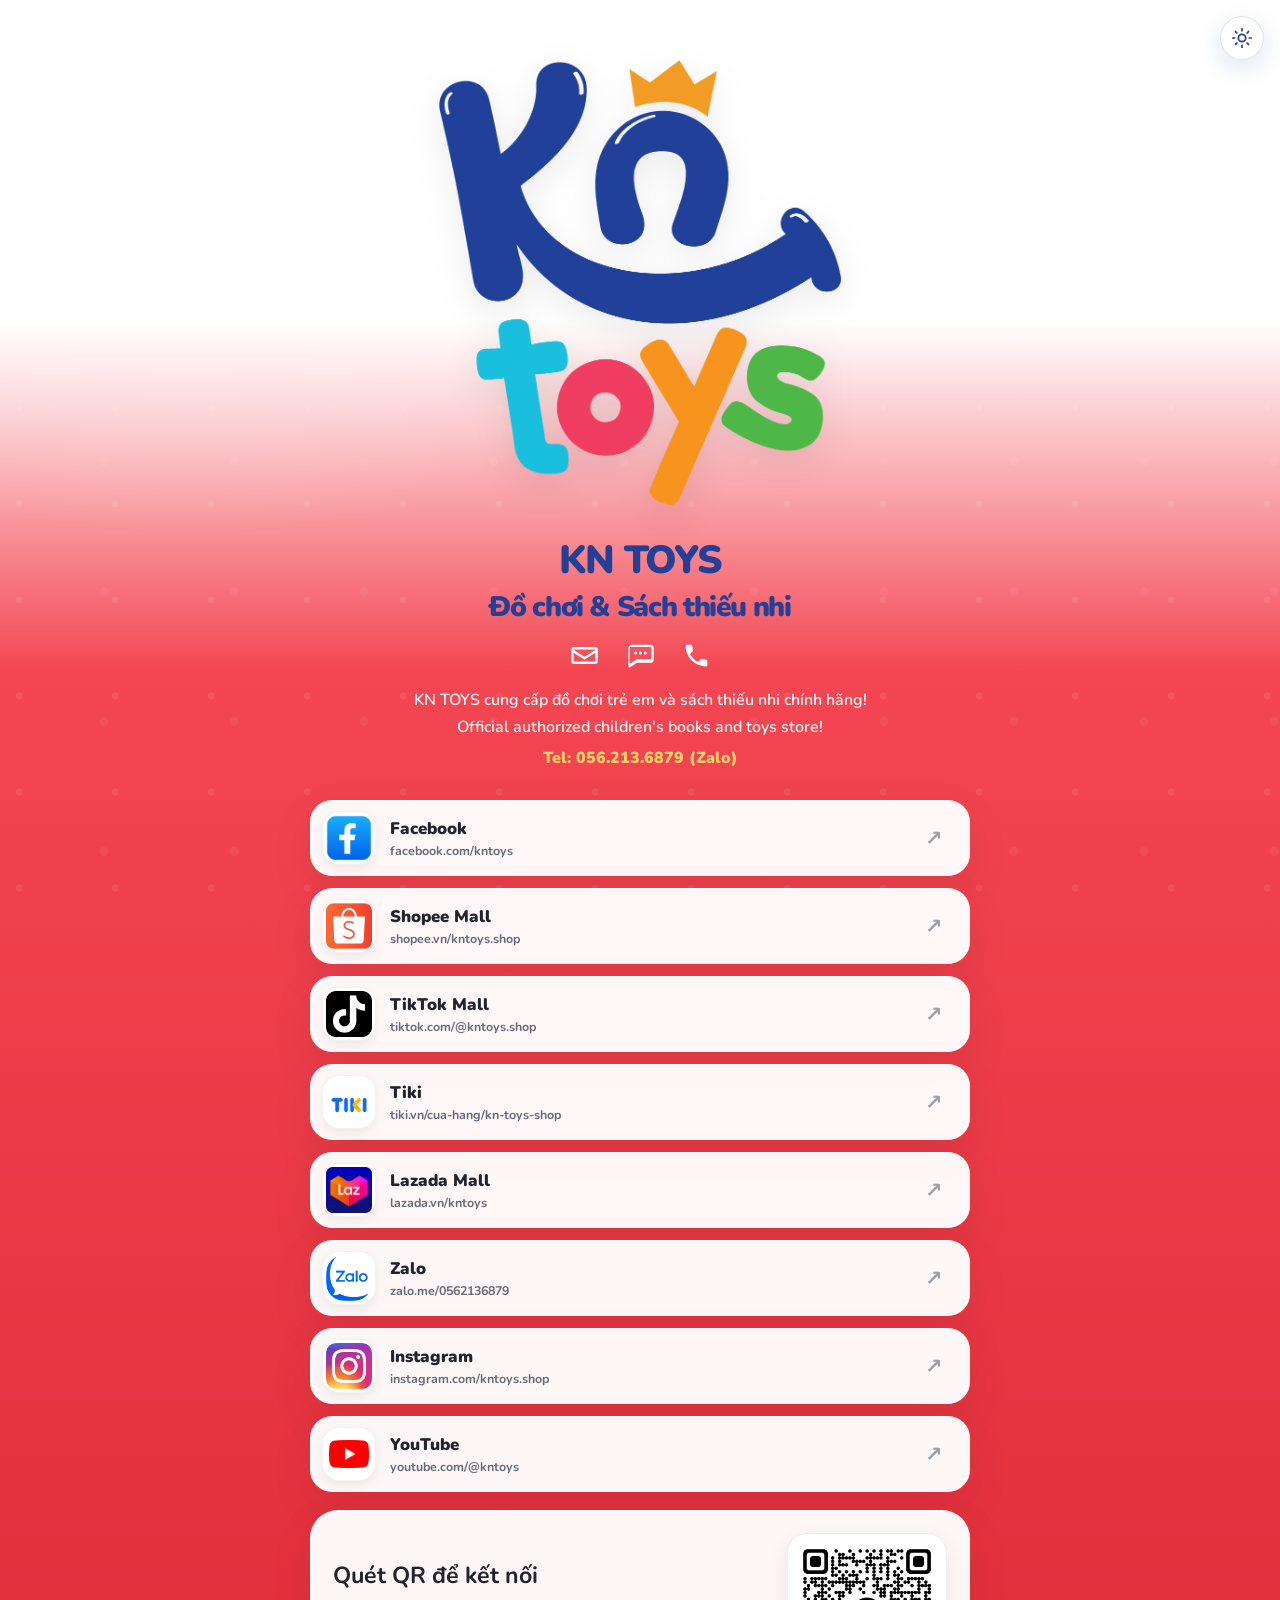
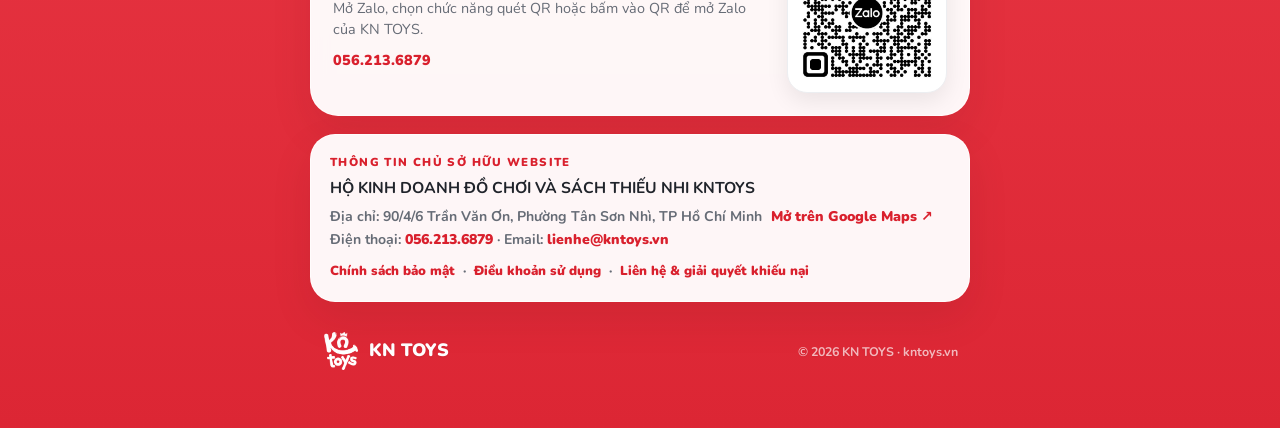
<file: index.html>
<!DOCTYPE html>
<html lang="vi">
<head>
  <meta charset="UTF-8">
  <meta name="viewport" content="width=device-width, initial-scale=1.0">

  <title>KN TOYS - Đồ chơi &amp; Sách thiếu nhi</title>

  <meta name="description" content="KN TOYS cung cấp đồ chơi trẻ em và sách thiếu nhi chính hãng. Official authorized children's books and toys store.">
  <meta name="theme-color" content="#ef3340" id="theme-color-meta">

  <script>
    (function(){
      try {
        const saved = localStorage.getItem("kntoys-theme");
        const systemDark = window.matchMedia && window.matchMedia("(prefers-color-scheme: dark)").matches;
        document.documentElement.setAttribute("data-theme", saved || (systemDark ? "dark" : "light"));
      } catch(e) {
        document.documentElement.setAttribute("data-theme", "light");
      }
    })();
  </script>


  <link rel="canonical" href="https://kntoys.vn/">
  <link rel="icon" href="logo.png" type="image/png">

  <meta property="og:title" content="KN TOYS - Đồ chơi &amp; Sách thiếu nhi">
  <meta property="og:description" content="KN TOYS cung cấp đồ chơi trẻ em và sách thiếu nhi chính hãng! Official authorized children's books and toys store! Tel/Zalo: 056.213.6879">
  <meta property="og:type" content="website">
  <meta property="og:url" content="https://kntoys.vn/">
  <meta property="og:image" content="https://kntoys.vn/og-cover.jpg">
  <meta property="og:image:width" content="1200">
  <meta property="og:image:height" content="630">
  <meta property="og:image:alt" content="KN TOYS - Đồ chơi & Sách thiếu nhi">

  <meta name="twitter:card" content="summary_large_image">
  <meta name="twitter:title" content="KN TOYS - Đồ chơi &amp; Sách thiếu nhi">
  <meta name="twitter:description" content="KN TOYS cung cấp đồ chơi trẻ em và sách thiếu nhi chính hãng!">
  <meta name="twitter:image" content="https://kntoys.vn/og-cover.jpg">

  <link rel="preconnect" href="https://fonts.googleapis.com">
  <link rel="preconnect" href="https://fonts.gstatic.com" crossorigin>
  <link href="https://fonts.googleapis.com/css2?family=Nunito:wght@500;600;700;800;900&display=swap" rel="stylesheet">
  <link rel="stylesheet" href="style.css?v=19">

  <script type="application/ld+json">
{
  "@context": "https://schema.org",
  "@type": "Organization",
  "@id": "https://kntoys.vn/#organization",
  "name": "KN TOYS",
  "url": "https://kntoys.vn/",
  "logo": "https://kntoys.vn/logo.png",
  "image": "https://kntoys.vn/og-cover.jpg",
  "description": "KN TOYS cung cấp đồ chơi trẻ em và sách thiếu nhi chính hãng.",
  "email": "lienhe@kntoys.vn",
  "telephone": "+84-562-136-879",
  "address": {
    "@type": "PostalAddress",
    "streetAddress": "90/4/6 Trần Văn Ơn",
    "addressLocality": "Thành phố Hồ Chí Minh",
    "addressRegion": "TP.HCM",
    "addressCountry": "VN"
  },
  "sameAs": [
    "https://www.facebook.com/kntoys",
    "https://www.instagram.com/kntoys.shop/",
    "https://www.tiktok.com/@kntoys.shop",
    "https://www.youtube.com/@kntoys"
  ]
}
  </script>
</head>
<body>

  <button class="theme-toggle" id="theme-toggle" type="button" aria-label="Chuyển chế độ sáng/tối" title="Chuyển chế độ sáng/tối">
    <svg class="theme-icon theme-icon-sun" viewBox="0 0 24 24" aria-hidden="true">
      <circle cx="12" cy="12" r="4"></circle>
      <path d="M12 2v2M12 20v2M4.93 4.93l1.42 1.42M17.66 17.66l1.41 1.41M2 12h2M20 12h2M4.93 19.07l1.42-1.42M17.66 6.34l1.41-1.41"></path>
    </svg>
    <svg class="theme-icon theme-icon-moon" viewBox="0 0 24 24" aria-hidden="true">
      <path d="M21 12.79A9 9 0 1 1 11.21 3 7 7 0 0 0 21 12.79Z"></path>
    </svg>
  </button>

  <main class="page">
    <section class="hero">
      <div class="logo-wrap"><img src="logo.png" alt="KN TOYS"></div>
      <h1>
        KN TOYS<br>
        <span class="title-sub">Đồ chơi &amp; Sách thiếu nhi</span>
      </h1>

      <div class="hero-contact-actions" aria-label="Liên hệ nhanh">
        <a class="contact-action" href="mailto:lienhe@kntoys.vn" aria-label="Gửi email đến KN TOYS" title="Email">
          <svg viewBox="0 0 24 24" aria-hidden="true">
            <path d="M3 5h18a2 2 0 0 1 2 2v10a2 2 0 0 1-2 2H3a2 2 0 0 1-2-2V7a2 2 0 0 1 2-2Zm0 2v.4l9 5.6 9-5.6V7H3Zm18 10V9.8l-8.47 5.27a1 1 0 0 1-1.06 0L3 9.8V17h18Z"/>
          </svg>
        </a>
        <a class="contact-action" href="sms:0562136879" aria-label="Gửi tin nhắn đến KN TOYS" title="Tin nhắn">
          <svg viewBox="0 0 24 24" aria-hidden="true">
            <path d="M4 3h16a3 3 0 0 1 3 3v9a3 3 0 0 1-3 3H9l-5.6 3.73A1 1 0 0 1 2 20.9V6a3 3 0 0 1 2-3Zm0 2a1 1 0 0 0-1 1v13.03L8.1 15.6A2 2 0 0 1 9.2 15H20a1 1 0 0 0 1-1V6a1 1 0 0 0-1-1H4Z"/>
            <circle cx="8" cy="10" r="1.25"/><circle cx="12" cy="10" r="1.25"/><circle cx="16" cy="10" r="1.25"/>
          </svg>
        </a>
        <a class="contact-action" href="tel:0562136879" aria-label="Gọi KN TOYS" title="Gọi điện">
          <svg viewBox="0 0 24 24" aria-hidden="true">
            <path d="M6.62 10.79a15.47 15.47 0 0 0 6.59 6.59l2.2-2.2a1 1 0 0 1 1.02-.24c1.12.37 2.33.57 3.57.57a1 1 0 0 1 1 1V20a1 1 0 0 1-1 1C10.61 21 3 13.39 3 4a1 1 0 0 1 1-1h3.5a1 1 0 0 1 1 1c0 1.25.2 2.45.57 3.57a1 1 0 0 1-.25 1.02l-2.2 2.2Z"/>
          </svg>
        </a>
      </div>
      <p class="intro">KN TOYS cung cấp đồ chơi trẻ em và sách thiếu nhi chính hãng!<br>
      <span>Official authorized children's books and toys store!</span><br>
      <a href="https://zalo.me/0562136879" target="_blank" rel="noopener noreferrer">Tel: 056.213.6879 (Zalo)</a></p>
    </section>

    <section class="links" aria-label="Kênh bán hàng và mạng xã hội">
      <a class="link-card facebook" href="https://www.facebook.com/kntoys" target="_blank" rel="noopener noreferrer" aria-label="Facebook">
      <span class="brand-icon"><img src="icon-facebook.webp" alt="" aria-hidden="true"></span>
      <span class="link-text"><strong>Facebook</strong><small>facebook.com/kntoys</small></span>
      <span class="arrow">↗</span>
    </a>
<a class="link-card shopee" href="https://shopee.vn/kntoys.shop" target="_blank" rel="noopener noreferrer" aria-label="Shopee Mall">
      <span class="brand-icon"><img src="icon-shopee.png" alt="" aria-hidden="true"></span>
      <span class="link-text"><strong>Shopee Mall</strong><small>shopee.vn/kntoys.shop</small></span>
      <span class="arrow">↗</span>
    </a>
<a class="link-card tiktok" href="https://www.tiktok.com/@kntoys.shop" target="_blank" rel="noopener noreferrer" aria-label="TikTok Mall">
      <span class="brand-icon"><img src="icon-tiktok.webp" alt="" aria-hidden="true"></span>
      <span class="link-text"><strong>TikTok Mall</strong><small>tiktok.com/@kntoys.shop</small></span>
      <span class="arrow">↗</span>
    </a>
<a class="link-card tiki" href="https://tiki.vn/cua-hang/kn-toys-shop" target="_blank" rel="noopener noreferrer" aria-label="Tiki">
      <span class="brand-icon"><img src="icon-tiki.png" alt="" aria-hidden="true"></span>
      <span class="link-text"><strong>Tiki</strong><small>tiki.vn/cua-hang/kn-toys-shop</small></span>
      <span class="arrow">↗</span>
    </a>
<a class="link-card lazada" href="https://lazada.vn/kntoys" target="_blank" rel="noopener noreferrer" aria-label="Lazada Mall">
      <span class="brand-icon"><img src="icon-lazada.png" alt="" aria-hidden="true"></span>
      <span class="link-text"><strong>Lazada Mall</strong><small>lazada.vn/kntoys</small></span>
      <span class="arrow">↗</span>
    </a>
<a class="link-card zalo" href="https://zalo.me/0562136879" target="_blank" rel="noopener noreferrer" aria-label="Zalo">
      <span class="brand-icon"><img src="icon-zalo.webp" alt="" aria-hidden="true"></span>
      <span class="link-text"><strong>Zalo</strong><small>zalo.me/0562136879</small></span>
      <span class="arrow">↗</span>
    </a>
<a class="link-card instagram" href="https://www.instagram.com/kntoys.shop/" target="_blank" rel="noopener noreferrer" aria-label="Instagram">
      <span class="brand-icon"><img src="icon-instagram.webp" alt="" aria-hidden="true"></span>
      <span class="link-text"><strong>Instagram</strong><small>instagram.com/kntoys.shop</small></span>
      <span class="arrow">↗</span>
    </a>
<a class="link-card youtube" href="https://www.youtube.com/@kntoys" target="_blank" rel="noopener noreferrer" aria-label="YouTube">
      <span class="brand-icon"><img src="icon-youtube.webp" alt="" aria-hidden="true"></span>
      <span class="link-text"><strong>YouTube</strong><small>youtube.com/@kntoys</small></span>
      <span class="arrow">↗</span>
    </a>
    </section>

    <section class="qr-card">
      <div class="qr-copy">
        <h2>Quét QR để kết nối</h2>
        <p>Mở Zalo, chọn chức năng quét QR hoặc bấm vào QR để mở Zalo của KN TOYS.</p>
        <a href="https://zalo.me/0562136879" target="_blank" rel="noopener noreferrer">056.213.6879</a>
      </div>
      <a class="qr-image" href="https://zalo.me/0562136879" target="_blank" rel="noopener noreferrer">
        <img src="zalo-qr.png" alt="QR Zalo KN TOYS">
      </a>
    </section>


    <section class="legal-info" aria-label="Thông tin chủ sở hữu website">
      <span class="eyebrow">THÔNG TIN CHỦ SỞ HỮU WEBSITE</span>
      <strong>HỘ KINH DOANH ĐỒ CHƠI VÀ SÁCH THIẾU NHI KNTOYS</strong>
      <p>
        Địa chỉ: 90/4/6 Trần Văn Ơn, Phường Tân Sơn Nhì, TP Hồ Chí Minh <a class="legal-map-link" href="https://www.google.com/maps/place/KN+TOYS+-+%C4%90%E1%BB%93+Ch%C6%A1i+%26+S%C3%A1ch+Thi%E1%BA%BFu+Nhi/@10.8001497,106.627266,17z/data=!3m1!4b1!4m6!3m5!1s0x317529b0570a3339:0x8c112cc8fc429189!8m2!3d10.8001497!4d106.6298409!16s%2Fg%2F11rf4hnpf6?entry=ttu&g_ep=EgoyMDI2MDgzMC4wIKXMDSoASAFQAw%3D%3D" target="_blank" rel="noopener noreferrer">Mở trên Google Maps ↗</a><br>
        Điện thoại: <a href="tel:0562136879">056.213.6879</a> ·
        Email: <a href="mailto:lienhe@kntoys.vn">lienhe@kntoys.vn</a>
      </p>

      <div class="legal-links" aria-label="Thông tin pháp lý">
        <a href="chinh-sach-bao-mat.html">Chính sách bảo mật</a>
        <span aria-hidden="true">·</span>
        <a href="dieu-khoan-su-dung.html">Điều khoản sử dụng</a>
        <span aria-hidden="true">·</span>
        <a href="lien-he-khieu-nai.html">Liên hệ &amp; giải quyết khiếu nại</a>
      </div>
    </section>

    <footer>
      <div class="footer-brand">
        <img src="logo-white.png" alt="KN TOYS">
        <strong>KN TOYS</strong>
      </div>
      <small>© <span id="year"></span> KN TOYS · kntoys.vn</small>
    </footer>
  </main>
  <script>
    document.getElementById("year").textContent = new Date().getFullYear();

    const themeToggle = document.getElementById("theme-toggle");
    const themeColorMeta = document.getElementById("theme-color-meta");

    function applyTheme(theme, save) {
      document.documentElement.setAttribute("data-theme", theme);
      themeToggle.setAttribute("aria-pressed", theme === "dark" ? "true" : "false");
      themeToggle.setAttribute("title", theme === "dark" ? "Chế độ sáng" : "Chế độ tối");
      themeToggle.setAttribute("aria-label", theme === "dark" ? "Chuyển sang chế độ sáng" : "Chuyển sang chế độ tối");
      if (themeColorMeta) themeColorMeta.setAttribute("content", theme === "dark" ? "#111317" : "#ef3340");
      if (save) {
        try { localStorage.setItem("kntoys-theme", theme); } catch(e) {}
      }
    }

    applyTheme(document.documentElement.getAttribute("data-theme") || "light", false);

    themeToggle.addEventListener("click", function() {
      const current = document.documentElement.getAttribute("data-theme") || "light";
      applyTheme(current === "dark" ? "light" : "dark", true);
    });
  </script>
</body>
</html>
</file>
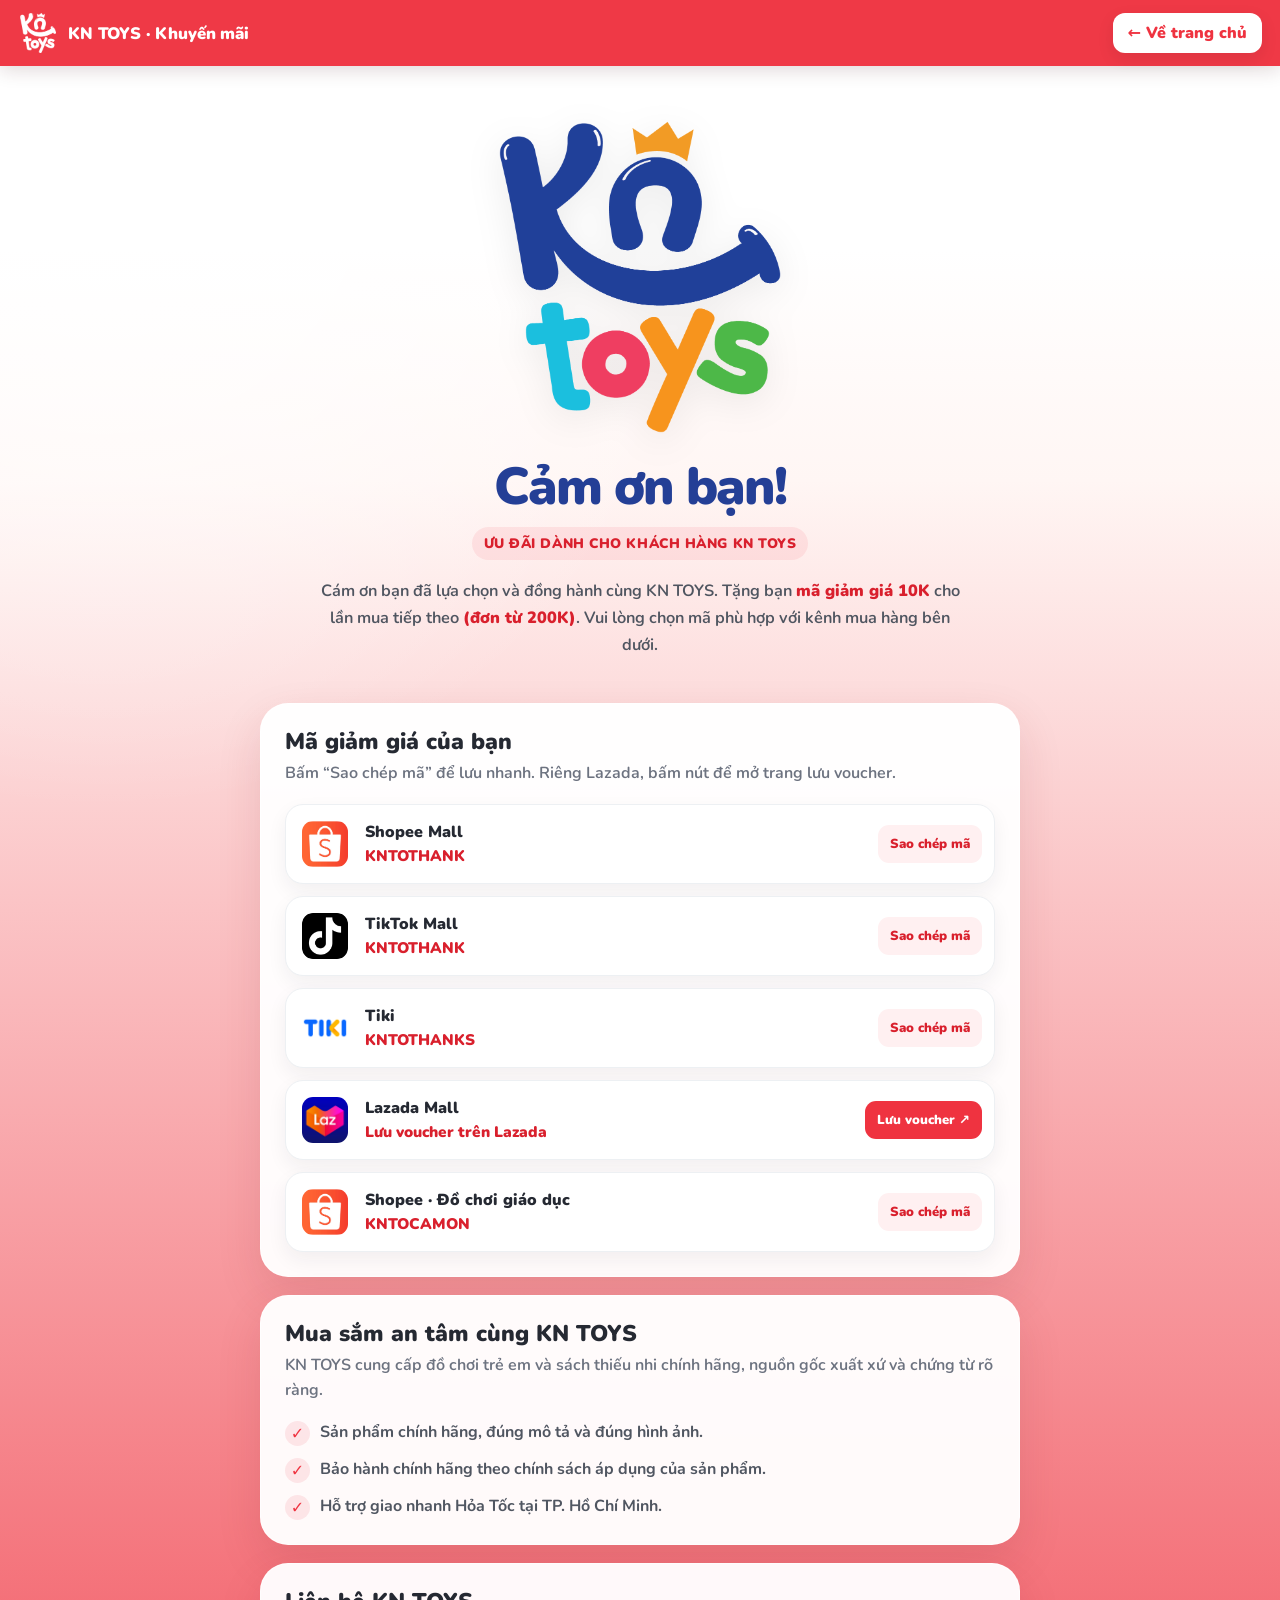
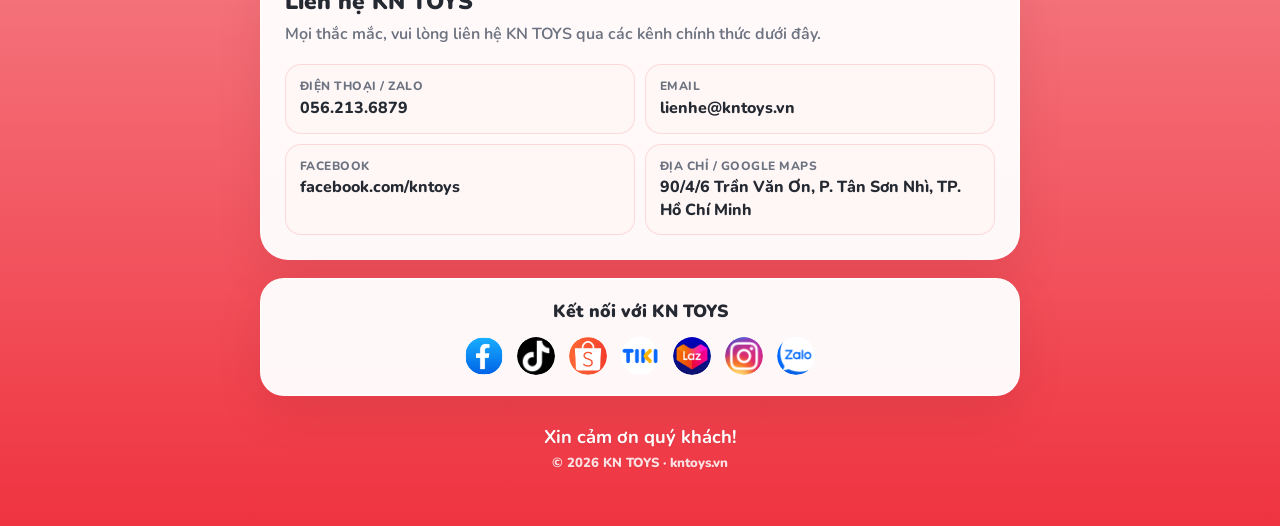
<file: khuyenmai/index.html>
<!DOCTYPE html>
<html lang="vi">
<head>
  <meta charset="UTF-8">
  <meta name="viewport" content="width=device-width, initial-scale=1.0">
  <title>Khuyến mãi - KN TOYS</title>
  <meta name="description" content="Mã ưu đãi dành cho khách hàng KN TOYS trên Shopee Mall, TikTok Mall, Tiki và Lazada Mall.">
  <meta name="theme-color" content="#ef3340">
  <link rel="canonical" href="https://kntoys.vn/khuyenmai/">
  <link rel="icon" href="../logo.png" type="image/png">
  <link rel="preconnect" href="https://fonts.googleapis.com">
  <link rel="preconnect" href="https://fonts.gstatic.com" crossorigin>
  <link href="https://fonts.googleapis.com/css2?family=Nunito:wght@500;600;700;800;900&display=swap" rel="stylesheet">

  <style>
    :root {
      --red: #ef3340;
      --red-dark: #d9202d;
      --blue: #243f96;
      --ink: #252932;
      --muted: #6d7380;
      --cream: #fff8f5;
      --white: #ffffff;
      --line: rgba(239, 51, 64, .15);
      --shadow: 0 18px 45px rgba(116, 26, 37, .12);
    }

    * { box-sizing: border-box; }

    html { scroll-behavior: smooth; }

    body {
      margin: 0;
      font-family: "Nunito", system-ui, -apple-system, BlinkMacSystemFont, "Segoe UI", sans-serif;
      color: var(--ink);
      background:
        radial-gradient(circle at 8% 8%, rgba(255,255,255,.85), transparent 28%),
        linear-gradient(180deg, #fff 0 250px, #fff6f4 480px, #ef3340 100%);
      min-height: 100vh;
    }

    a { color: inherit; }

    .topbar {
      position: sticky;
      top: 0;
      z-index: 50;
      height: 66px;
      padding: 0 18px;
      background: rgba(239,51,64,.97);
      backdrop-filter: blur(10px);
      -webkit-backdrop-filter: blur(10px);
      box-shadow: 0 4px 18px rgba(67, 18, 24, .16);
      display: flex;
      align-items: center;
      gap: 12px;
    }

    .topbar-brand {
      display: flex;
      align-items: center;
      gap: 10px;
      min-width: 0;
      color: #fff;
      font-size: 1.04rem;
      font-weight: 900;
      letter-spacing: -.01em;
    }

    .topbar-brand img {
      width: 40px;
      height: 40px;
      object-fit: contain;
      display: block;
    }

    .home-btn {
      margin-left: auto;
      display: inline-flex;
      align-items: center;
      justify-content: center;
      gap: 7px;
      min-height: 40px;
      padding: 0 15px;
      border-radius: 12px;
      background: #fff;
      color: var(--red);
      text-decoration: none;
      font-weight: 900;
      white-space: nowrap;
      box-shadow: 0 6px 16px rgba(82, 17, 26, .12);
    }

    .home-btn:hover { transform: translateY(-1px); }

    .page {
      width: min(100% - 28px, 760px);
      margin: 0 auto;
      padding: 34px 0 46px;
    }

    .hero {
      text-align: center;
      padding: 12px 12px 26px;
    }

    .hero-logo {
      width: min(72%, 300px);
      margin: 0 auto 18px;
    }

    .hero-logo img {
      display: block;
      width: 100%;
      height: auto;
      filter: drop-shadow(0 8px 18px rgba(0,0,0,.08));
    }

    .hero h1 {
      margin: 0;
      color: var(--blue);
      font-size: clamp(2rem, 7vw, 3.25rem);
      line-height: 1.05;
      font-weight: 900;
      letter-spacing: -.04em;
    }

    .hero .kicker {
      display: inline-block;
      margin-top: 12px;
      padding: 7px 12px;
      border-radius: 999px;
      color: var(--red-dark);
      background: rgba(239,51,64,.09);
      font-weight: 900;
      font-size: .86rem;
      letter-spacing: .04em;
    }

    .hero p {
      max-width: 650px;
      margin: 18px auto 0;
      color: #4f5560;
      font-size: 1.02rem;
      line-height: 1.65;
      font-weight: 650;
    }

    .highlight {
      color: var(--red-dark);
      font-weight: 900;
    }

    .panel {
      background: rgba(255,255,255,.96);
      border: 1px solid rgba(255,255,255,.75);
      border-radius: 28px;
      box-shadow: var(--shadow);
      padding: 24px;
      margin-top: 18px;
    }

    .panel-title {
      margin: 0 0 6px;
      font-size: 1.42rem;
      line-height: 1.2;
      color: var(--ink);
      font-weight: 900;
    }

    .panel-sub {
      margin: 0 0 18px;
      color: var(--muted);
      line-height: 1.55;
      font-weight: 650;
    }

    .coupon-list {
      display: grid;
      gap: 12px;
    }

    .coupon {
      display: grid;
      grid-template-columns: 54px minmax(0,1fr) auto;
      gap: 13px;
      align-items: center;
      padding: 12px;
      border-radius: 18px;
      background: #fff;
      border: 1px solid #edf0f3;
      box-shadow: 0 8px 20px rgba(30,35,45,.06);
    }

    .platform-icon {
      width: 54px;
      height: 54px;
      border-radius: 15px;
      object-fit: contain;
      background: #fff;
      padding: 4px;
    }

    .coupon-main { min-width: 0; }

    .coupon-main strong {
      display: block;
      font-size: 1rem;
      font-weight: 900;
      margin-bottom: 2px;
    }

    .code {
      display: inline-flex;
      align-items: center;
      gap: 7px;
      color: var(--red-dark);
      font-size: .96rem;
      font-weight: 900;
      word-break: break-word;
    }

    .copy-btn, .open-btn {
      border: 0;
      min-height: 38px;
      padding: 0 12px;
      border-radius: 11px;
      cursor: pointer;
      font: inherit;
      font-size: .82rem;
      font-weight: 900;
      text-decoration: none;
      display: inline-flex;
      align-items: center;
      justify-content: center;
    }

    .copy-btn {
      background: #fff0f1;
      color: var(--red-dark);
    }

    .open-btn {
      background: var(--red);
      color: #fff;
      white-space: nowrap;
    }

    .benefits {
      display: grid;
      gap: 11px;
      margin-top: 14px;
    }

    .benefit {
      display: flex;
      gap: 10px;
      align-items: flex-start;
      color: #505661;
      line-height: 1.52;
      font-weight: 700;
    }

    .check {
      flex: 0 0 25px;
      width: 25px;
      height: 25px;
      display: grid;
      place-items: center;
      border-radius: 50%;
      background: rgba(239,51,64,.10);
      color: var(--red);
      font-weight: 900;
      margin-top: 1px;
    }

    .contact-grid {
      display: grid;
      grid-template-columns: repeat(2, minmax(0,1fr));
      gap: 10px;
      margin-top: 15px;
    }

    .contact-card {
      padding: 13px 14px;
      border-radius: 16px;
      background: #fff7f6;
      border: 1px solid var(--line);
      text-decoration: none;
      color: var(--ink);
      font-weight: 800;
      line-height: 1.4;
    }

    .contact-card span {
      display: block;
      color: var(--muted);
      font-size: .75rem;
      letter-spacing: .04em;
      text-transform: uppercase;
      margin-bottom: 2px;
    }

    .thanks {
      text-align: center;
      color: #fff;
      padding: 28px 12px 8px;
      font-weight: 850;
      text-shadow: 0 1px 2px rgba(0,0,0,.08);
    }

    .thanks strong {
      display: block;
      font-size: 1.15rem;
      margin-bottom: 5px;
    }

    .footer-note {
      opacity: .84;
      font-size: .82rem;
    }

    .toast {
      position: fixed;
      left: 50%;
      bottom: 22px;
      transform: translate(-50%, 18px);
      padding: 10px 15px;
      border-radius: 12px;
      background: #20242b;
      color: #fff;
      font-weight: 800;
      font-size: .87rem;
      opacity: 0;
      pointer-events: none;
      transition: .2s ease;
      z-index: 100;
    }

    .toast.show {
      opacity: 1;
      transform: translate(-50%, 0);
    }

    @media (max-width: 600px) {
      .topbar {
        height: 58px;
        padding: 0 10px;
      }

      .topbar-brand {
        font-size: .92rem;
        gap: 7px;
      }

      .topbar-brand img {
        width: 34px;
        height: 34px;
      }

      .home-btn {
        min-height: 36px;
        padding: 0 11px;
        font-size: .80rem;
      }

      .page {
        width: min(100% - 18px, 760px);
        padding-top: 24px;
      }

      .panel {
        padding: 17px;
        border-radius: 22px;
      }

      .coupon {
        grid-template-columns: 48px minmax(0,1fr);
      }

      .platform-icon {
        width: 48px;
        height: 48px;
      }

      .coupon > :last-child {
        grid-column: 1 / -1;
      }

      .copy-btn, .open-btn {
        width: 100%;
      }

      .contact-grid {
        grid-template-columns: 1fr;
      }

      .hero p { font-size: .95rem; }
    }
  
    .social-panel {
      margin-top: 18px;
      padding: 20px 18px;
      background: rgba(255,255,255,.96);
      border: 1px solid rgba(255,255,255,.75);
      border-radius: 24px;
      box-shadow: var(--shadow);
      text-align: center;
    }

    .social-title {
      margin: 0 0 14px;
      font-size: 1.1rem;
      font-weight: 900;
      color: var(--ink);
    }

    .social-links {
      display: flex;
      align-items: center;
      justify-content: center;
      flex-wrap: wrap;
      gap: 14px;
    }

    .social-links a {
      width: 38px;
      height: 38px;
      display: grid;
      place-items: center;
      border-radius: 50%;
      overflow: hidden;
      background: #fff;
      text-decoration: none;
      transition: transform .16s ease, box-shadow .16s ease;
    }

    .social-links a:hover {
      transform: translateY(-2px) scale(1.05);
      box-shadow: 0 8px 18px rgba(0,0,0,.10);
    }

    .social-links img {
      width: 38px;
      height: 38px;
      object-fit: cover;
      border-radius: 50%;
      display: block;
    }

    @media (max-width: 520px) {
      .social-panel {
        padding: 17px 12px;
      }

      .social-links {
        gap: 10px;
      }

      .social-links a,
      .social-links img {
        width: 34px;
        height: 34px;
      }
    }

  </style>
</head>

<body>

  <header class="topbar">
    <div class="topbar-brand">
      <img src="../logo-white.png" alt="KN TOYS">
      <span>KN TOYS · Khuyến mãi</span>
    </div>

    <a class="home-btn" href="https://kntoys.vn/" aria-label="Về trang chủ KN TOYS">
      ← Về trang chủ
    </a>
  </header>

  <main class="page">

    <section class="hero">
      <div class="hero-logo">
        <img src="../logo.png" alt="KN TOYS - Đồ chơi & Sách thiếu nhi">
      </div>

      <h1>Cảm ơn bạn!</h1>
      <span class="kicker">ƯU ĐÃI DÀNH CHO KHÁCH HÀNG KN TOYS</span>

      <p>
        Cám ơn bạn đã lựa chọn và đồng hành cùng KN TOYS.
        Tặng bạn <span class="highlight">mã giảm giá 10K</span> cho lần mua tiếp theo
        <span class="highlight">(đơn từ 200K)</span>. Vui lòng chọn mã phù hợp với kênh mua hàng bên dưới.
      </p>
    </section>

    <section class="panel">
      <h2 class="panel-title">Mã giảm giá của bạn</h2>
      <p class="panel-sub">Bấm “Sao chép mã” để lưu nhanh. Riêng Lazada, bấm nút để mở trang lưu voucher.</p>

      <div class="coupon-list">

        <article class="coupon">
          <img class="platform-icon" src="../icon-shopee.png" alt="Shopee Mall">
          <div class="coupon-main">
            <strong>Shopee Mall</strong>
            <span class="code">KNTOTHANK</span>
          </div>
          <button class="copy-btn" type="button" data-code="KNTOTHANK">Sao chép mã</button>
        </article>

        <article class="coupon">
          <img class="platform-icon" src="../icon-tiktok.webp" alt="TikTok Mall">
          <div class="coupon-main">
            <strong>TikTok Mall</strong>
            <span class="code">KNTOTHANK</span>
          </div>
          <button class="copy-btn" type="button" data-code="KNTOTHANK">Sao chép mã</button>
        </article>

        <article class="coupon">
          <img class="platform-icon" src="../icon-tiki.png" alt="Tiki">
          <div class="coupon-main">
            <strong>Tiki</strong>
            <span class="code">KNTOTHANKS</span>
          </div>
          <button class="copy-btn" type="button" data-code="KNTOTHANKS">Sao chép mã</button>
        </article>

        <article class="coupon">
          <img class="platform-icon" src="../icon-lazada.png" alt="Lazada Mall">
          <div class="coupon-main">
            <strong>Lazada Mall</strong>
            <span class="code">Lưu voucher trên Lazada</span>
          </div>
          <a class="open-btn"
             href="https://pages.lazada.vn/wow/gcp/vn/store_lp/voucher?domain=SHOP&amp;scene=store&amp;sellerId=v15o944o04k&amp;voucherId=vy49r1b584x4mo"
             target="_blank" rel="noopener noreferrer">Lưu voucher ↗</a>
        </article>

        <article class="coupon">
          <img class="platform-icon" src="../icon-shopee.png" alt="Shopee">
          <div class="coupon-main">
            <strong>Shopee · Đồ chơi giáo dục</strong>
            <span class="code">KNTOCAMON</span>
          </div>
          <button class="copy-btn" type="button" data-code="KNTOCAMON">Sao chép mã</button>
        </article>

      </div>
    </section>

    <section class="panel">
      <h2 class="panel-title">Mua sắm an tâm cùng KN TOYS</h2>
      <p class="panel-sub">
        KN TOYS cung cấp đồ chơi trẻ em và sách thiếu nhi chính hãng, nguồn gốc xuất xứ và chứng từ rõ ràng.
      </p>

      <div class="benefits">
        <div class="benefit"><span class="check">✓</span><span>Sản phẩm chính hãng, đúng mô tả và đúng hình ảnh.</span></div>
        <div class="benefit"><span class="check">✓</span><span>Bảo hành chính hãng theo chính sách áp dụng của sản phẩm.</span></div>
        <div class="benefit"><span class="check">✓</span><span>Hỗ trợ giao nhanh Hỏa Tốc tại TP. Hồ Chí Minh.</span></div>
      </div>
    </section>

    <section class="panel">
      <h2 class="panel-title">Liên hệ KN TOYS</h2>
      <p class="panel-sub">Mọi thắc mắc, vui lòng liên hệ KN TOYS qua các kênh chính thức dưới đây.</p>

      <div class="contact-grid">
        <a class="contact-card" href="https://zalo.me/0562136879" target="_blank" rel="noopener noreferrer">
          <span>Điện thoại / Zalo</span>
          056.213.6879
        </a>

        <a class="contact-card" href="mailto:lienhe@kntoys.vn">
          <span>Email</span>
          lienhe@kntoys.vn
        </a>

        <a class="contact-card" href="https://www.facebook.com/kntoys" target="_blank" rel="noopener noreferrer">
          <span>Facebook</span>
          facebook.com/kntoys
        </a>

        <a class="contact-card"
           href="https://www.google.com/maps/place/KN+TOYS+-+%C4%90%E1%BB%93+Ch%C6%A1i+%26+S%C3%A1ch+Thi%E1%BA%BFu+Nhi/@10.8001497,106.627266,17z/data=!3m1!4b1!4m6!3m5!1s0x317529b0570a3339:0x8c112cc8fc429189!8m2!3d10.8001497!4d106.6298409!16s%2Fg%2F11rf4hnpf6"
           target="_blank" rel="noopener noreferrer">
          <span>Địa chỉ / Google Maps</span>
          90/4/6 Trần Văn Ơn, P. Tân Sơn Nhì, TP. Hồ Chí Minh
        </a>
      </div>
    </section>


    <section class="social-panel" aria-label="Kênh chính thức của KN TOYS">
      <h2 class="social-title">Kết nối với KN TOYS</h2>
      <div class="social-links">
        <a href="https://www.facebook.com/kntoys" target="_blank" rel="noopener noreferrer" aria-label="Facebook KN TOYS" title="Facebook">
          <img src="../icon-facebook.webp" alt="Facebook">
        </a>
        <a href="https://www.tiktok.com/@kntoys.shop" target="_blank" rel="noopener noreferrer" aria-label="TikTok KN TOYS" title="TikTok">
          <img src="../icon-tiktok.webp" alt="TikTok">
        </a>
        <a href="https://shopee.vn/kntoys.shop" target="_blank" rel="noopener noreferrer" aria-label="Shopee Mall KN TOYS" title="Shopee Mall">
          <img src="../icon-shopee.png" alt="Shopee">
        </a>
        <a href="https://tiki.vn/cua-hang/kn-toys-shop" target="_blank" rel="noopener noreferrer" aria-label="Tiki KN TOYS" title="Tiki">
          <img src="../icon-tiki.png" alt="Tiki">
        </a>
        <a href="https://lazada.vn/kntoys" target="_blank" rel="noopener noreferrer" aria-label="Lazada Mall KN TOYS" title="Lazada Mall">
          <img src="../icon-lazada.png" alt="Lazada">
        </a>
        <a href="https://www.instagram.com/kntoys.shop/" target="_blank" rel="noopener noreferrer" aria-label="Instagram KN TOYS" title="Instagram">
          <img src="../icon-instagram.webp" alt="Instagram">
        </a>
        <a href="https://zalo.me/0562136879" target="_blank" rel="noopener noreferrer" aria-label="Zalo KN TOYS" title="Zalo">
          <img src="../icon-zalo.webp" alt="Zalo">
        </a>
      </div>
    </section>

    <footer class="thanks">
      <strong>Xin cảm ơn quý khách!</strong>
      <div class="footer-note">© <span id="year"></span> KN TOYS · kntoys.vn</div>
    </footer>

  </main>

  <div class="toast" id="toast" role="status" aria-live="polite">Đã sao chép mã</div>

  <script>
    document.getElementById("year").textContent = new Date().getFullYear();

    const toast = document.getElementById("toast");
    let toastTimer;

    function showToast(message) {
      toast.textContent = message;
      toast.classList.add("show");
      clearTimeout(toastTimer);
      toastTimer = setTimeout(() => toast.classList.remove("show"), 1800);
    }

    document.querySelectorAll("[data-code]").forEach((button) => {
      button.addEventListener("click", async () => {
        const code = button.getAttribute("data-code");

        try {
          await navigator.clipboard.writeText(code);
          showToast("Đã sao chép mã: " + code);
        } catch (e) {
          const temp = document.createElement("textarea");
          temp.value = code;
          temp.style.position = "fixed";
          temp.style.opacity = "0";
          document.body.appendChild(temp);
          temp.select();
          document.execCommand("copy");
          temp.remove();
          showToast("Đã sao chép mã: " + code);
        }
      });
    });
  </script>

</body>
</html>
</file>
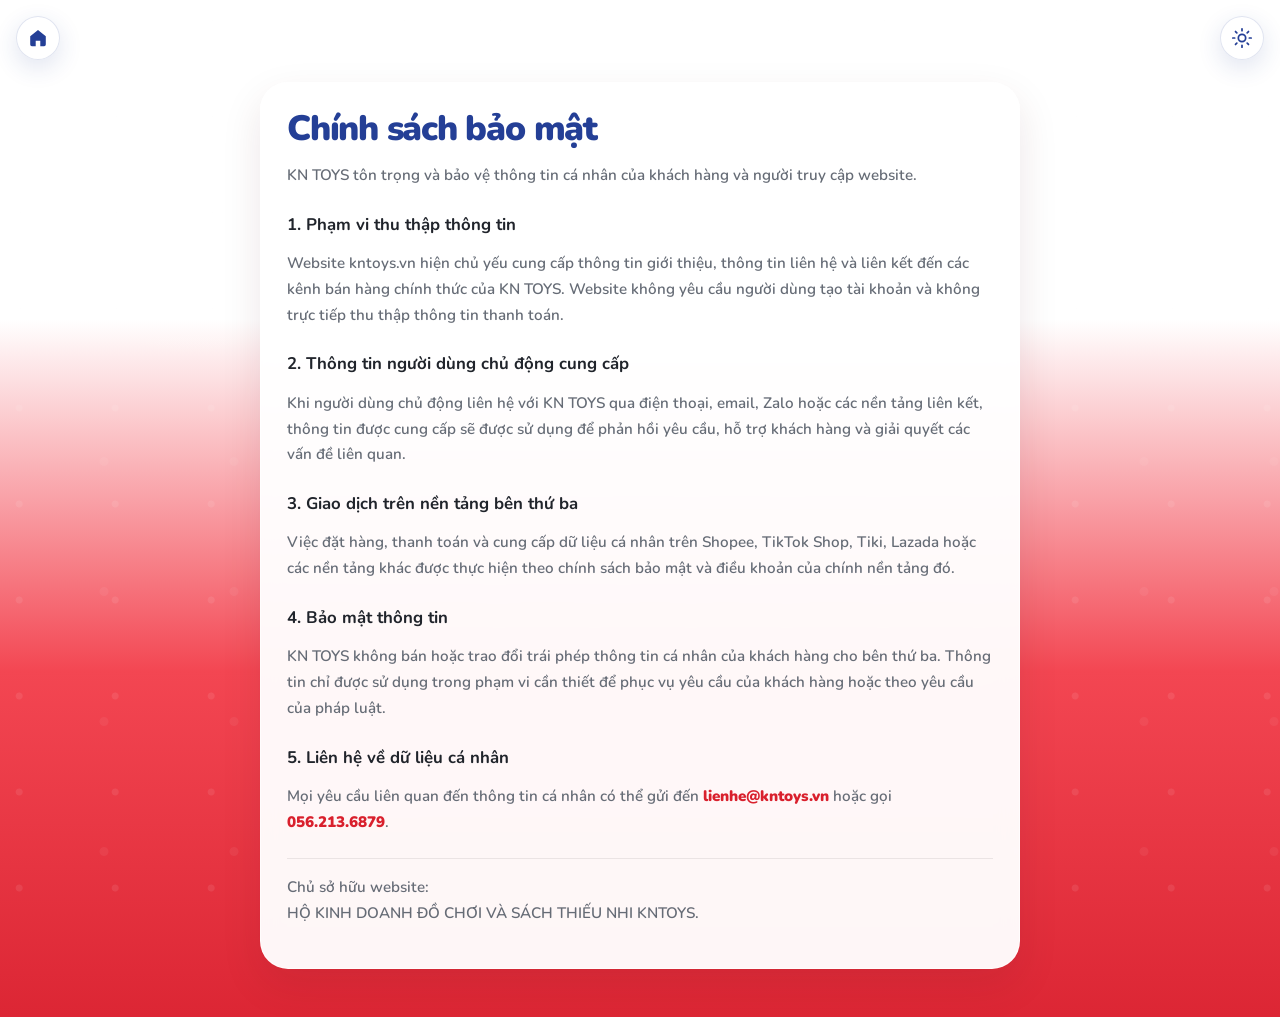
<file: chinh-sach-bao-mat.html>
<!DOCTYPE html>
<html lang="vi">
<head>
  <meta charset="UTF-8">
  <meta name="viewport" content="width=device-width, initial-scale=1.0">
  <meta name="theme-color" content="#ef3340" id="theme-color-meta">
  <link rel="icon" href="logo.png" type="image/png">
  <link rel="preconnect" href="https://fonts.googleapis.com">
  <link rel="preconnect" href="https://fonts.gstatic.com" crossorigin>
  <link href="https://fonts.googleapis.com/css2?family=Nunito:wght@500;600;700;800;900&display=swap" rel="stylesheet">
  <link rel="stylesheet" href="style.css?v=19">
  <script>
    (function(){
      try {
        const saved = localStorage.getItem("kntoys-theme");
        const systemDark = window.matchMedia && window.matchMedia("(prefers-color-scheme: dark)").matches;
        document.documentElement.setAttribute("data-theme", saved || (systemDark ? "dark" : "light"));
      } catch(e) {
        document.documentElement.setAttribute("data-theme", "light");
      }
    })();
  </script>

  <title>Chính sách bảo mật - KN TOYS</title>
  <meta name="description" content="Chính sách bảo mật thông tin của KN TOYS.">
  <link rel="canonical" href="https://kntoys.vn/chinh-sach-bao-mat.html">
</head>
<body>

  <a class="floating-home" href="https://kntoys.vn/" aria-label="Về trang chủ KN TOYS" title="Về trang chủ">
    <svg viewBox="0 0 24 24" aria-hidden="true">
      <path d="M12 3.2 3.5 10v9.2A1.8 1.8 0 0 0 5.3 21h4.2v-6h5v6h4.2a1.8 1.8 0 0 0 1.8-1.8V10L12 3.2Z"/>
    </svg>
  </a>

<button class="theme-toggle" id="theme-toggle" type="button" aria-label="Chuyển chế độ sáng/tối" title="Chuyển chế độ sáng/tối">
    <svg class="theme-icon theme-icon-sun" viewBox="0 0 24 24" aria-hidden="true">
      <circle cx="12" cy="12" r="4"></circle>
      <path d="M12 2v2M12 20v2M4.93 4.93l1.42 1.42M17.66 17.66l1.41 1.41M2 12h2M20 12h2M4.93 19.07l1.42-1.42M17.66 6.34l1.41-1.41"></path>
    </svg>
    <svg class="theme-icon theme-icon-moon" viewBox="0 0 24 24" aria-hidden="true">
      <path d="M21 12.79A9 9 0 1 1 11.21 3 7 7 0 0 0 21 12.79Z"></path>
    </svg>
  </button>

  <main class="policy-page">
    <section class="policy-card">
      <h1>Chính sách bảo mật</h1>
      <p>KN TOYS tôn trọng và bảo vệ thông tin cá nhân của khách hàng và người truy cập website.</p>

      <h2>1. Phạm vi thu thập thông tin</h2>
      <p>Website kntoys.vn hiện chủ yếu cung cấp thông tin giới thiệu, thông tin liên hệ và liên kết đến các kênh bán hàng chính thức của KN TOYS. Website không yêu cầu người dùng tạo tài khoản và không trực tiếp thu thập thông tin thanh toán.</p>

      <h2>2. Thông tin người dùng chủ động cung cấp</h2>
      <p>Khi người dùng chủ động liên hệ với KN TOYS qua điện thoại, email, Zalo hoặc các nền tảng liên kết, thông tin được cung cấp sẽ được sử dụng để phản hồi yêu cầu, hỗ trợ khách hàng và giải quyết các vấn đề liên quan.</p>

      <h2>3. Giao dịch trên nền tảng bên thứ ba</h2>
      <p>Việc đặt hàng, thanh toán và cung cấp dữ liệu cá nhân trên Shopee, TikTok Shop, Tiki, Lazada hoặc các nền tảng khác được thực hiện theo chính sách bảo mật và điều khoản của chính nền tảng đó.</p>

      <h2>4. Bảo mật thông tin</h2>
      <p>KN TOYS không bán hoặc trao đổi trái phép thông tin cá nhân của khách hàng cho bên thứ ba. Thông tin chỉ được sử dụng trong phạm vi cần thiết để phục vụ yêu cầu của khách hàng hoặc theo yêu cầu của pháp luật.</p>

      <h2>5. Liên hệ về dữ liệu cá nhân</h2>
      <p>Mọi yêu cầu liên quan đến thông tin cá nhân có thể gửi đến <a href="mailto:lienhe@kntoys.vn">lienhe@kntoys.vn</a> hoặc gọi <a href="tel:0562136879">056.213.6879</a>.</p>

      <p class="policy-note">Chủ sở hữu website:<br>HỘ KINH DOANH ĐỒ CHƠI VÀ SÁCH THIẾU NHI KNTOYS.</p>
    </section>
  </main>

  <script>
    const themeToggle = document.getElementById("theme-toggle");
    const themeColorMeta = document.getElementById("theme-color-meta");

    function applyTheme(theme, save) {
      document.documentElement.setAttribute("data-theme", theme);
      themeToggle.setAttribute("aria-pressed", theme === "dark" ? "true" : "false");
      themeToggle.setAttribute("title", theme === "dark" ? "Chế độ sáng" : "Chế độ tối");
      themeToggle.setAttribute("aria-label", theme === "dark" ? "Chuyển sang chế độ sáng" : "Chuyển sang chế độ tối");
      if (themeColorMeta) themeColorMeta.setAttribute("content", theme === "dark" ? "#111317" : "#ef3340");
      if (save) {
        try { localStorage.setItem("kntoys-theme", theme); } catch(e) {}
      }
    }

    applyTheme(document.documentElement.getAttribute("data-theme") || "light", false);
    themeToggle.addEventListener("click", function() {
      const current = document.documentElement.getAttribute("data-theme") || "light";
      applyTheme(current === "dark" ? "light" : "dark", true);
    });
  </script>
</body>
</html>
</file>
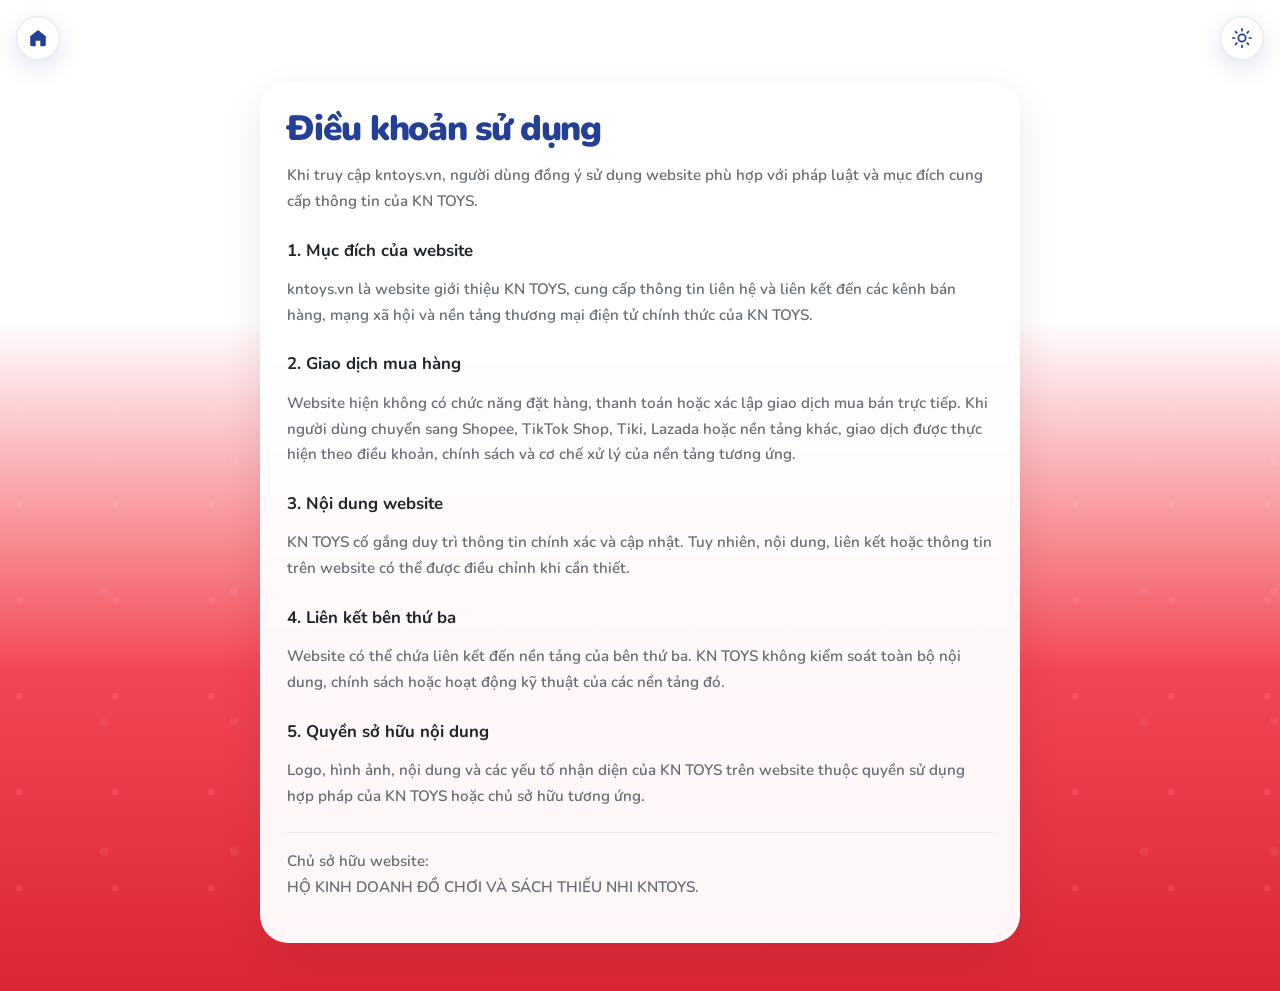
<file: dieu-khoan-su-dung.html>
<!DOCTYPE html>
<html lang="vi">
<head>
  <meta charset="UTF-8">
  <meta name="viewport" content="width=device-width, initial-scale=1.0">
  <meta name="theme-color" content="#ef3340" id="theme-color-meta">
  <link rel="icon" href="logo.png" type="image/png">
  <link rel="preconnect" href="https://fonts.googleapis.com">
  <link rel="preconnect" href="https://fonts.gstatic.com" crossorigin>
  <link href="https://fonts.googleapis.com/css2?family=Nunito:wght@500;600;700;800;900&display=swap" rel="stylesheet">
  <link rel="stylesheet" href="style.css?v=19">
  <script>
    (function(){
      try {
        const saved = localStorage.getItem("kntoys-theme");
        const systemDark = window.matchMedia && window.matchMedia("(prefers-color-scheme: dark)").matches;
        document.documentElement.setAttribute("data-theme", saved || (systemDark ? "dark" : "light"));
      } catch(e) {
        document.documentElement.setAttribute("data-theme", "light");
      }
    })();
  </script>

  <title>Điều khoản sử dụng - KN TOYS</title>
  <meta name="description" content="Điều khoản sử dụng website KN TOYS.">
  <link rel="canonical" href="https://kntoys.vn/dieu-khoan-su-dung.html">
</head>
<body>

  <a class="floating-home" href="https://kntoys.vn/" aria-label="Về trang chủ KN TOYS" title="Về trang chủ">
    <svg viewBox="0 0 24 24" aria-hidden="true">
      <path d="M12 3.2 3.5 10v9.2A1.8 1.8 0 0 0 5.3 21h4.2v-6h5v6h4.2a1.8 1.8 0 0 0 1.8-1.8V10L12 3.2Z"/>
    </svg>
  </a>

<button class="theme-toggle" id="theme-toggle" type="button" aria-label="Chuyển chế độ sáng/tối" title="Chuyển chế độ sáng/tối">
    <svg class="theme-icon theme-icon-sun" viewBox="0 0 24 24" aria-hidden="true">
      <circle cx="12" cy="12" r="4"></circle>
      <path d="M12 2v2M12 20v2M4.93 4.93l1.42 1.42M17.66 17.66l1.41 1.41M2 12h2M20 12h2M4.93 19.07l1.42-1.42M17.66 6.34l1.41-1.41"></path>
    </svg>
    <svg class="theme-icon theme-icon-moon" viewBox="0 0 24 24" aria-hidden="true">
      <path d="M21 12.79A9 9 0 1 1 11.21 3 7 7 0 0 0 21 12.79Z"></path>
    </svg>
  </button>

  <main class="policy-page">
    <section class="policy-card">
      <h1>Điều khoản sử dụng</h1>
      <p>Khi truy cập kntoys.vn, người dùng đồng ý sử dụng website phù hợp với pháp luật và mục đích cung cấp thông tin của KN TOYS.</p>

      <h2>1. Mục đích của website</h2>
      <p>kntoys.vn là website giới thiệu KN TOYS, cung cấp thông tin liên hệ và liên kết đến các kênh bán hàng, mạng xã hội và nền tảng thương mại điện tử chính thức của KN TOYS.</p>

      <h2>2. Giao dịch mua hàng</h2>
      <p>Website hiện không có chức năng đặt hàng, thanh toán hoặc xác lập giao dịch mua bán trực tiếp. Khi người dùng chuyển sang Shopee, TikTok Shop, Tiki, Lazada hoặc nền tảng khác, giao dịch được thực hiện theo điều khoản, chính sách và cơ chế xử lý của nền tảng tương ứng.</p>

      <h2>3. Nội dung website</h2>
      <p>KN TOYS cố gắng duy trì thông tin chính xác và cập nhật. Tuy nhiên, nội dung, liên kết hoặc thông tin trên website có thể được điều chỉnh khi cần thiết.</p>

      <h2>4. Liên kết bên thứ ba</h2>
      <p>Website có thể chứa liên kết đến nền tảng của bên thứ ba. KN TOYS không kiểm soát toàn bộ nội dung, chính sách hoặc hoạt động kỹ thuật của các nền tảng đó.</p>

      <h2>5. Quyền sở hữu nội dung</h2>
      <p>Logo, hình ảnh, nội dung và các yếu tố nhận diện của KN TOYS trên website thuộc quyền sử dụng hợp pháp của KN TOYS hoặc chủ sở hữu tương ứng.</p>

      <p class="policy-note">Chủ sở hữu website:<br>HỘ KINH DOANH ĐỒ CHƠI VÀ SÁCH THIẾU NHI KNTOYS.</p>
    </section>
  </main>

  <script>
    const themeToggle = document.getElementById("theme-toggle");
    const themeColorMeta = document.getElementById("theme-color-meta");

    function applyTheme(theme, save) {
      document.documentElement.setAttribute("data-theme", theme);
      themeToggle.setAttribute("aria-pressed", theme === "dark" ? "true" : "false");
      themeToggle.setAttribute("title", theme === "dark" ? "Chế độ sáng" : "Chế độ tối");
      themeToggle.setAttribute("aria-label", theme === "dark" ? "Chuyển sang chế độ sáng" : "Chuyển sang chế độ tối");
      if (themeColorMeta) themeColorMeta.setAttribute("content", theme === "dark" ? "#111317" : "#ef3340");
      if (save) {
        try { localStorage.setItem("kntoys-theme", theme); } catch(e) {}
      }
    }

    applyTheme(document.documentElement.getAttribute("data-theme") || "light", false);
    themeToggle.addEventListener("click", function() {
      const current = document.documentElement.getAttribute("data-theme") || "light";
      applyTheme(current === "dark" ? "light" : "dark", true);
    });
  </script>
</body>
</html>
</file>
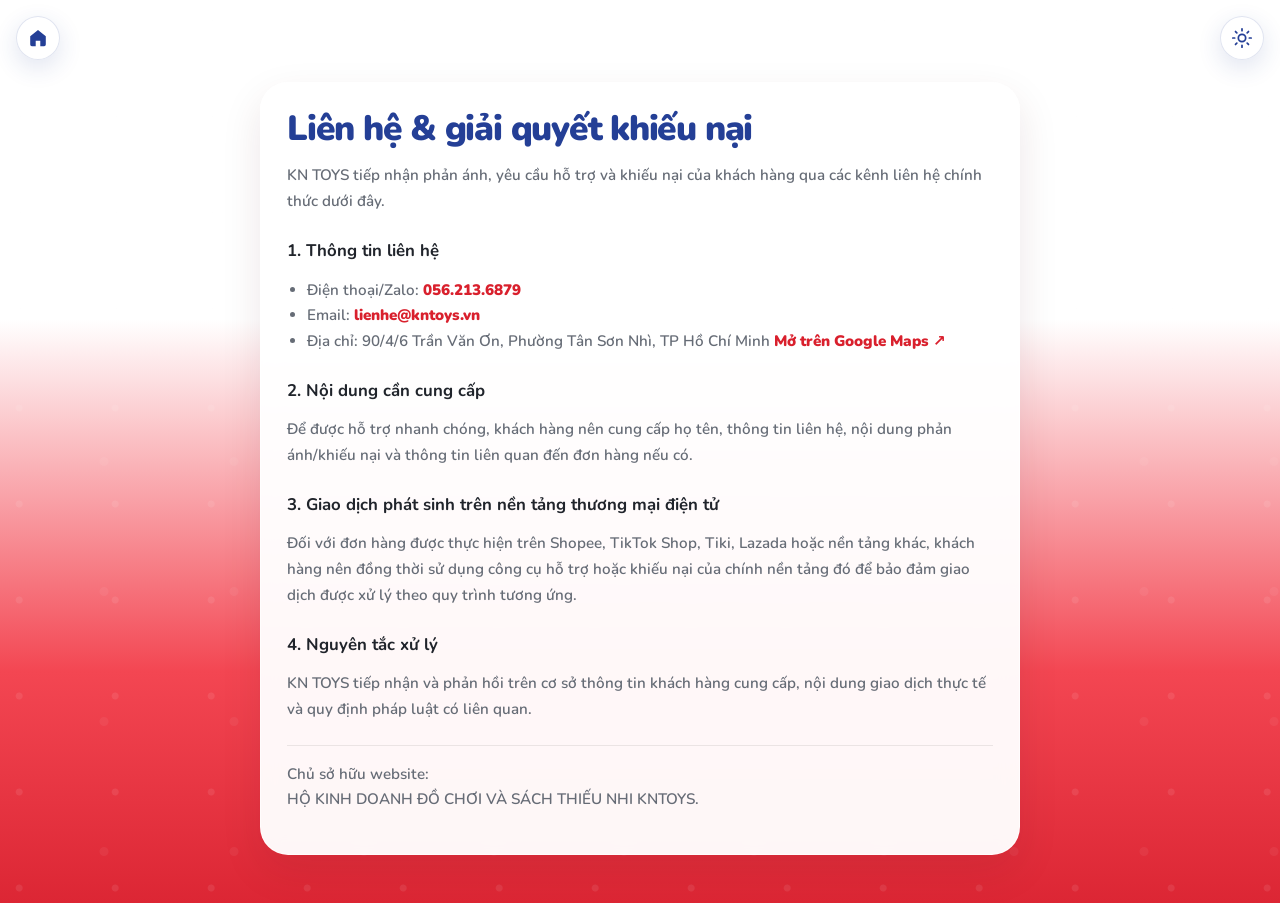
<file: lien-he-khieu-nai.html>
<!DOCTYPE html>
<html lang="vi">
<head>
  <meta charset="UTF-8">
  <meta name="viewport" content="width=device-width, initial-scale=1.0">
  <meta name="theme-color" content="#ef3340" id="theme-color-meta">
  <link rel="icon" href="logo.png" type="image/png">
  <link rel="preconnect" href="https://fonts.googleapis.com">
  <link rel="preconnect" href="https://fonts.gstatic.com" crossorigin>
  <link href="https://fonts.googleapis.com/css2?family=Nunito:wght@500;600;700;800;900&display=swap" rel="stylesheet">
  <link rel="stylesheet" href="style.css?v=19">
  <script>
    (function(){
      try {
        const saved = localStorage.getItem("kntoys-theme");
        const systemDark = window.matchMedia && window.matchMedia("(prefers-color-scheme: dark)").matches;
        document.documentElement.setAttribute("data-theme", saved || (systemDark ? "dark" : "light"));
      } catch(e) {
        document.documentElement.setAttribute("data-theme", "light");
      }
    })();
  </script>

  <title>Liên hệ & giải quyết khiếu nại - KN TOYS</title>
  <meta name="description" content="Thông tin liên hệ và giải quyết phản ánh, khiếu nại của KN TOYS.">
  <link rel="canonical" href="https://kntoys.vn/lien-he-khieu-nai.html">
</head>
<body>

  <a class="floating-home" href="https://kntoys.vn/" aria-label="Về trang chủ KN TOYS" title="Về trang chủ">
    <svg viewBox="0 0 24 24" aria-hidden="true">
      <path d="M12 3.2 3.5 10v9.2A1.8 1.8 0 0 0 5.3 21h4.2v-6h5v6h4.2a1.8 1.8 0 0 0 1.8-1.8V10L12 3.2Z"/>
    </svg>
  </a>

<button class="theme-toggle" id="theme-toggle" type="button" aria-label="Chuyển chế độ sáng/tối" title="Chuyển chế độ sáng/tối">
    <svg class="theme-icon theme-icon-sun" viewBox="0 0 24 24" aria-hidden="true">
      <circle cx="12" cy="12" r="4"></circle>
      <path d="M12 2v2M12 20v2M4.93 4.93l1.42 1.42M17.66 17.66l1.41 1.41M2 12h2M20 12h2M4.93 19.07l1.42-1.42M17.66 6.34l1.41-1.41"></path>
    </svg>
    <svg class="theme-icon theme-icon-moon" viewBox="0 0 24 24" aria-hidden="true">
      <path d="M21 12.79A9 9 0 1 1 11.21 3 7 7 0 0 0 21 12.79Z"></path>
    </svg>
  </button>

  <main class="policy-page">
    <section class="policy-card">
      <h1>Liên hệ &amp; giải quyết khiếu nại</h1>
      <p>KN TOYS tiếp nhận phản ánh, yêu cầu hỗ trợ và khiếu nại của khách hàng qua các kênh liên hệ chính thức dưới đây.</p>

      <h2>1. Thông tin liên hệ</h2>
      <ul>
        <li>Điện thoại/Zalo: <a href="tel:0562136879">056.213.6879</a></li>
        <li>Email: <a href="mailto:lienhe@kntoys.vn">lienhe@kntoys.vn</a></li>
        <li>Địa chỉ: 90/4/6 Trần Văn Ơn, Phường Tân Sơn Nhì, TP Hồ Chí Minh <a href="https://www.google.com/maps/place/KN+TOYS+-+%C4%90%E1%BB%93+Ch%C6%A1i+%26+S%C3%A1ch+Thi%E1%BA%BFu+Nhi/@10.8001497,106.627266,17z/data=!3m1!4b1!4m6!3m5!1s0x317529b0570a3339:0x8c112cc8fc429189!8m2!3d10.8001497!4d106.6298409!16s%2Fg%2F11rf4hnpf6?entry=ttu&g_ep=EgoyMDI2MDgzMC4wIKXMDSoASAFQAw%3D%3D" target="_blank" rel="noopener noreferrer">Mở trên Google Maps ↗</a></li>
      </ul>

      <h2>2. Nội dung cần cung cấp</h2>
      <p>Để được hỗ trợ nhanh chóng, khách hàng nên cung cấp họ tên, thông tin liên hệ, nội dung phản ánh/khiếu nại và thông tin liên quan đến đơn hàng nếu có.</p>

      <h2>3. Giao dịch phát sinh trên nền tảng thương mại điện tử</h2>
      <p>Đối với đơn hàng được thực hiện trên Shopee, TikTok Shop, Tiki, Lazada hoặc nền tảng khác, khách hàng nên đồng thời sử dụng công cụ hỗ trợ hoặc khiếu nại của chính nền tảng đó để bảo đảm giao dịch được xử lý theo quy trình tương ứng.</p>

      <h2>4. Nguyên tắc xử lý</h2>
      <p>KN TOYS tiếp nhận và phản hồi trên cơ sở thông tin khách hàng cung cấp, nội dung giao dịch thực tế và quy định pháp luật có liên quan.</p>

      <p class="policy-note">Chủ sở hữu website:<br>HỘ KINH DOANH ĐỒ CHƠI VÀ SÁCH THIẾU NHI KNTOYS.</p>
    </section>
  </main>

  <script>
    const themeToggle = document.getElementById("theme-toggle");
    const themeColorMeta = document.getElementById("theme-color-meta");

    function applyTheme(theme, save) {
      document.documentElement.setAttribute("data-theme", theme);
      themeToggle.setAttribute("aria-pressed", theme === "dark" ? "true" : "false");
      themeToggle.setAttribute("title", theme === "dark" ? "Chế độ sáng" : "Chế độ tối");
      themeToggle.setAttribute("aria-label", theme === "dark" ? "Chuyển sang chế độ sáng" : "Chuyển sang chế độ tối");
      if (themeColorMeta) themeColorMeta.setAttribute("content", theme === "dark" ? "#111317" : "#ef3340");
      if (save) {
        try { localStorage.setItem("kntoys-theme", theme); } catch(e) {}
      }
    }

    applyTheme(document.documentElement.getAttribute("data-theme") || "light", false);
    themeToggle.addEventListener("click", function() {
      const current = document.documentElement.getAttribute("data-theme") || "light";
      applyTheme(current === "dark" ? "light" : "dark", true);
    });
  </script>
</body>
</html>
</file>
<file: style.css>
:root {
  --red: #ef3340;
  --red-dark: #d9202d;
  --ink: #20242b;
  --muted: #666c76;
  --surface: rgba(255,255,255,.96);
  --line: rgba(239,51,64,.22);
  --shadow: 0 16px 40px rgba(80, 24, 31, .10);
}
* { box-sizing: border-box; }
html { scroll-behavior: smooth; }
body {
  margin: 0;
  font-family: "Nunito", system-ui, -apple-system, BlinkMacSystemFont, "Segoe UI", sans-serif;
  color: var(--ink);
  background: radial-gradient(circle at 15% -10%, rgba(255,255,255,.95), rgba(255,255,255,0) 30%), linear-gradient(180deg, #fff 0, #fff 20rem, #f34652 42rem, #dc2634 100%);
  min-height: 100vh;
}
body::before {
  content:"";
  position: fixed;
  inset: 0;
  pointer-events: none;
  background-image:
    radial-gradient(circle at 20% 25%, rgba(255,255,255,.16) 0 3px, transparent 4px),
    radial-gradient(circle at 80% 55%, rgba(255,255,255,.10) 0 4px, transparent 5px);
  background-size: 96px 96px, 130px 130px;
  opacity: .55;
}
a { color: inherit; }
.page {
  position: relative;
  width: min(100% - 28px, 660px);
  margin: 0 auto;
  padding: 38px 0 48px;
}
.hero {
  text-align: center;
  padding: 8px 12px 28px;
}
.logo-wrap {
  width: min(92%, 430px);
  margin: 0 auto 20px;
}
.logo-wrap img {
  display: block;
  width: 100%;
  height: auto;
  filter: drop-shadow(0 10px 18px rgba(0,0,0,.08));
}
h1 {
  margin: 0;
  font-size: clamp(1.7rem, 5vw, 2.45rem);
  line-height: 1.1;
  font-weight: 900;
  letter-spacing: -.035em;
}
.intro {
  max-width: 560px;
  margin: 16px auto 0;
  color: #4d535d;
  font-size: 1rem;
  line-height: 1.65;
  font-weight: 600;
}
.intro a {
  display: inline-block;
  margin-top: 5px;
  color: var(--red-dark);
  font-weight: 900;
  text-decoration: none;
}

.links {
  display: grid;
  gap: 12px;
}
.link-card, .location-card, .qr-card {
  background: var(--surface);
  border: 1.5px solid rgba(255,255,255,.72);
  box-shadow: var(--shadow);
  backdrop-filter: blur(10px);
}
.link-card {
  display: grid;
  grid-template-columns: 54px minmax(0, 1fr) 26px;
  align-items: center;
  gap: 14px;
  min-height: 76px;
  padding: 10px 18px 10px 11px;
  border-radius: 22px;
  text-decoration: none;
  transition: transform .16s ease, box-shadow .16s ease, border-color .16s ease;
}
.link-card:hover {
  transform: translateY(-2px);
  border-color: rgba(255,255,255,.96);
  box-shadow: 0 20px 42px rgba(80,24,31,.16);
}
.brand-icon {
  width: 54px;
  height: 54px;
  display: grid;
  place-items: center;
  border-radius: 17px;
  color: white;
  overflow: hidden;
}
.brand-icon img {
  width: 100%;
  height: 100%;
  display: block;
  object-fit: contain;
}
.link-text { min-width: 0; display: flex; flex-direction: column; gap: 2px; }
.link-text strong { font-size: 1.05rem; font-weight: 900; }
.link-text small {
  color: var(--muted);
  white-space: nowrap;
  overflow: hidden;
  text-overflow: ellipsis;
  font-size: .78rem;
  font-weight: 700;
}
.arrow { font-size: 1.3rem; font-weight: 900; color: #9a9fa8; }
.brand-icon {
  background: #fff;
}

.facebook .brand-icon,
.shopee .brand-icon,
.tiktok .brand-icon,
.tiki .brand-icon,
.lazada .brand-icon,
.zalo .brand-icon,
.instagram .brand-icon,
.youtube .brand-icon {
  background: #fff;
}
.location-card {
  margin-top: 18px;
  border-radius: 25px;
  padding: 19px;
  display: grid;
  grid-template-columns: 54px 1fr;
  gap: 15px;
  align-items: start;
}
.location-icon {
  width: 54px;
  height: 54px;
  border-radius: 17px;
  display: grid;
  place-items: center;
  background: #fff0f1;
  color: var(--red);
}
.location-icon svg { width: 29px; height: 29px; fill: currentColor; }
.location-card > div:last-child { display:flex; flex-direction:column; gap:6px; }
.eyebrow {
  font-size: .72rem;
  letter-spacing: .12em;
  font-weight: 900;
  color: var(--red-dark);
}
.location-card strong { line-height:1.45; font-size:.98rem; }
.location-card a, .qr-card a {
  color: var(--red-dark);
  font-weight: 900;
  text-decoration: none;
  font-size: .9rem;
}

.qr-card {
  margin-top: 18px;
  border-radius: 28px;
  padding: 22px;
  display: grid;
  grid-template-columns: minmax(0,1fr) 160px;
  gap: 22px;
  align-items: center;
}
.qr-copy h2 { margin:5px 0 7px; font-size:1.45rem; }
.qr-copy p { margin:0 0 8px; color:var(--muted); line-height:1.5; font-size:.9rem; }
.qr-image {
  display:block;
  padding:10px;
  background:#fff;
  border-radius:20px;
  border:1px solid #eceef1;
  box-shadow:0 8px 22px rgba(0,0,0,.08);
}
.qr-image img { width:100%; height:auto; display:block; border-radius:10px; }

footer {
  padding: 30px 12px 10px;
  color: #fff;
  display: flex;
  flex-direction: row;
  align-items: center;
  justify-content: space-between;
  gap: 20px;
  text-align: left;
  text-shadow: 0 1px 2px rgba(0,0,0,.08);
}

footer strong { font-size: 1.05rem; }
footer span { font-size: inherit; font-weight: inherit; }
footer small { margin: 0; opacity: .82; }

@media (max-width: 520px) {
  .page { width:min(100% - 20px, 660px); padding-top:24px; }
  .hero { padding-bottom:21px; }
  .logo-wrap { width:min(88%, 350px); }
  .intro { font-size:.93rem; }
  .link-card { min-height:71px; grid-template-columns:50px minmax(0,1fr) 22px; padding-right:14px; border-radius:20px; }
  .brand-icon { width:50px; height:50px; border-radius:15px; }
  .brand-icon img { width:100%; height:100%; }
  .qr-card { grid-template-columns:1fr; text-align:center; }
  .qr-image { width:min(210px, 70%); margin:0 auto; }
}

/* Supplied official/platform artwork */
.brand-icon {
  padding: 3px;
  border: 1px solid rgba(0,0,0,.05);
  box-shadow: 0 4px 12px rgba(0,0,0,.07);
}
.tiki .brand-icon img {
  padding: 7px 4px;
}
.youtube .brand-icon img {
  padding: 7px 3px;
}

/* ===== KN TOYS HERO TEXT ===== */

/* KN TOYS */
.hero h1 {
  color: #243F96;
}

/* Đồ chơi & Sách thiếu nhi */
.hero h1 .title-sub {
  display: inline-block;
  color: #243F96;
  font-size: 0.72em;
  line-height: 1.15;
  white-space: nowrap;
}

/* Giới thiệu tiếng Việt */
.hero .intro {
  color: #FFF8F5;
}

/* Giới thiệu tiếng Anh */
.hero .intro span {
  color: #FFF8F5;
}

/* Tel / Zalo */
.hero .intro a,
.hero .intro a:link,
.hero .intro a:visited {
  color: #FFD166;
  font-weight: 900;
}

/* Mobile */
@media (max-width: 480px) {
  .hero h1 .title-sub {
    font-size: 0.62em;
  }
}


/* ===== KN TOYS FOOTER BRAND ===== */
.footer-brand {
  display: flex;
  align-items: center;
  justify-content: flex-start;
  gap: 9px;
  flex-shrink: 0;
}

.footer-brand img {
  width: 38px;
  height: 38px;
  object-fit: contain;
  display: block;
}

.footer-brand strong {
  color: #fff;
  font-size: 1.12rem;
  font-weight: 900;
  line-height: 1;
  white-space: nowrap;
}

footer small {
  color: rgba(255,255,255,.82);
  font-size: .78rem;
  font-weight: 700;
  white-space: nowrap;
  text-align: right;
}

@media (max-width: 480px) {
  footer {
    padding-left: 4px;
    padding-right: 4px;
    gap: 8px;
  }
  .footer-brand { gap: 6px; }
  .footer-brand img { width: 30px; height: 30px; }
  .footer-brand strong { font-size: .90rem; }
  footer small { font-size: .62rem; }
}


/* ===== HERO QUICK CONTACT ICONS ===== */
.hero-contact-actions {
  margin: 14px auto 0;
  display: flex;
  align-items: center;
  justify-content: center;
  gap: 14px;
}

.contact-action {
  width: 44px;
  height: 44px;
  display: grid;
  place-items: center;
  border-radius: 14px;
  color: #243F96;
  background: rgba(255,255,255,.94);
  border: 1px solid rgba(36,63,150,.12);
  box-shadow: 0 8px 18px rgba(36,63,150,.10);
  text-decoration: none;
  transition: transform .16s ease, box-shadow .16s ease, background .16s ease;
}

.contact-action:hover {
  transform: translateY(-2px);
  background: #fff;
  box-shadow: 0 12px 22px rgba(36,63,150,.16);
}

.contact-action:active {
  transform: translateY(0);
}

.contact-action svg {
  width: 24px;
  height: 24px;
  fill: currentColor;
  display: block;
}

@media (max-width: 480px) {
  .hero-contact-actions {
    margin-top: 12px;
    gap: 12px;
  }

  .contact-action {
    width: 42px;
    height: 42px;
    border-radius: 13px;
  }

  .contact-action svg {
    width: 23px;
    height: 23px;
  }
}

/* ===== WHITE STANDALONE HERO CONTACT ICONS ===== */
.hero-contact-actions {
  margin-top: 14px;
  gap: 24px;
}

.contact-action,
.contact-action:link,
.contact-action:visited {
  width: 32px;
  height: 32px;
  padding: 0;
  border: 0;
  border-radius: 0;
  background: transparent;
  box-shadow: none;
  color: #fff;
}

.contact-action:hover {
  background: transparent;
  box-shadow: none;
  color: #fff;
  transform: translateY(-2px) scale(1.06);
}

.contact-action:active {
  transform: scale(.96);
}

.contact-action svg {
  width: 29px;
  height: 29px;
  fill: currentColor;
}

@media (max-width: 480px) {
  .hero-contact-actions {
    gap: 22px;
  }

  .contact-action {
    width: 30px;
    height: 30px;
  }

  .contact-action svg {
    width: 27px;
    height: 27px;
  }
}


/* ===== THEME CONTROL ===== */
html { color-scheme: light; }
html[data-theme="dark"] { color-scheme: dark; }

.theme-toggle {
  position: fixed;
  top: max(16px, env(safe-area-inset-top));
  right: max(16px, env(safe-area-inset-right));
  z-index: 1000;
  width: 44px;
  height: 44px;
  display: grid;
  place-items: center;
  padding: 0;
  border-radius: 50%;
  border: 1px solid rgba(36,63,150,.14);
  background: rgba(255,255,255,.88);
  color: #243F96;
  box-shadow: 0 8px 24px rgba(36,63,150,.14);
  backdrop-filter: blur(12px);
  -webkit-backdrop-filter: blur(12px);
  cursor: pointer;
}

.theme-icon {
  position: absolute;
  width: 22px;
  height: 22px;
  fill: none;
  stroke: currentColor;
  stroke-width: 1.9;
  stroke-linecap: round;
  stroke-linejoin: round;
  transition: opacity .2s ease, transform .25s ease;
}
.theme-icon-sun { opacity: 1; transform: scale(1) rotate(0); }
.theme-icon-moon { opacity: 0; transform: scale(.75) rotate(-25deg); }
html[data-theme="dark"] .theme-icon-sun { opacity: 0; transform: scale(.75) rotate(25deg); }
html[data-theme="dark"] .theme-icon-moon { opacity: 1; transform: scale(1) rotate(0); }

/* ===== DARK MODE ===== */
html[data-theme="dark"] body {
  color: #F5F6FA;
  background:
    radial-gradient(circle at 15% -10%, rgba(53,60,83,.42), rgba(53,60,83,0) 32%),
    linear-gradient(180deg, #111317 0, #15171d 20rem, #541b25 43rem, #8f1e2b 100%);
}
html[data-theme="dark"] body::before {
  background-image:
    radial-gradient(circle at 20% 25%, rgba(255,255,255,.07) 0 3px, transparent 4px),
    radial-gradient(circle at 80% 55%, rgba(255,255,255,.05) 0 4px, transparent 5px);
  opacity: .65;
}

html[data-theme="dark"] .hero h1,
html[data-theme="dark"] .hero h1 .title-sub { color: #7EA2FF; }

html[data-theme="dark"] .hero .intro,
html[data-theme="dark"] .hero .intro span { color: #F6F2F1; }

html[data-theme="dark"] .hero .intro a,
html[data-theme="dark"] .hero .intro a:link,
html[data-theme="dark"] .hero .intro a:visited { color: #FFD166; }

html[data-theme="dark"] .contact-action,
html[data-theme="dark"] .contact-action:link,
html[data-theme="dark"] .contact-action:visited,
html[data-theme="dark"] .contact-action:hover { color: #fff; }

html[data-theme="dark"] .link-card,
html[data-theme="dark"] .location-card,
html[data-theme="dark"] .qr-card {
  background: rgba(27,29,35,.94);
  border-color: rgba(255,255,255,.09);
  box-shadow: 0 16px 38px rgba(0,0,0,.26);
}

html[data-theme="dark"] .link-text strong,
html[data-theme="dark"] .location-card strong,
html[data-theme="dark"] .qr-copy h2 { color: #F7F7F8; }

html[data-theme="dark"] .link-text small,
html[data-theme="dark"] .qr-copy p { color: #AEB3BE; }

html[data-theme="dark"] .arrow { color: #858B96; }

html[data-theme="dark"] .brand-icon {
  background: #fff;
  border-color: rgba(255,255,255,.08);
  box-shadow: 0 4px 14px rgba(0,0,0,.22);
}

html[data-theme="dark"] .location-icon {
  background: rgba(239,51,64,.14);
  color: #FF6B75;
}
html[data-theme="dark"] .eyebrow,
html[data-theme="dark"] .location-card a,
html[data-theme="dark"] .qr-card a { color: #FF8189; }

html[data-theme="dark"] .qr-image {
  background: #fff;
  border-color: rgba(255,255,255,.12);
  box-shadow: 0 8px 22px rgba(0,0,0,.28);
}

html[data-theme="dark"] .theme-toggle {
  background: rgba(31,34,41,.88);
  color: #FFD166;
  border-color: rgba(255,255,255,.12);
  box-shadow: 0 8px 24px rgba(0,0,0,.28);
}

@media (max-width: 520px) {
  .theme-toggle {
    top: max(12px, env(safe-area-inset-top));
    right: max(12px, env(safe-area-inset-right));
    width: 42px;
    height: 42px;
  }
}


/* ===== DARK MODE: PLATFORM ICONS WITHOUT WHITE TILE ===== */
html[data-theme="dark"] .brand-icon,
html[data-theme="dark"] .facebook .brand-icon,
html[data-theme="dark"] .shopee .brand-icon,
html[data-theme="dark"] .tiktok .brand-icon,
html[data-theme="dark"] .tiki .brand-icon,
html[data-theme="dark"] .lazada .brand-icon,
html[data-theme="dark"] .zalo .brand-icon,
html[data-theme="dark"] .instagram .brand-icon,
html[data-theme="dark"] .youtube .brand-icon {
  background: transparent;
  border-color: transparent;
  box-shadow: none;
}


/* ===== LEGAL OWNER INFO ===== */
.legal-info {
  margin-top: 18px;
  border-radius: 25px;
  padding: 19px;
  background: var(--surface);
  border: 1.5px solid rgba(255,255,255,.72);
  box-shadow: var(--shadow);
  backdrop-filter: blur(10px);
  -webkit-backdrop-filter: blur(10px);
  display: flex;
  flex-direction: column;
  gap: 7px;
}

.legal-info strong {
  line-height: 1.45;
  font-size: .98rem;
}

.legal-info p {
  margin: 0;
  color: var(--muted);
  font-size: .88rem;
  line-height: 1.6;
  font-weight: 700;
}

.legal-info a {
  color: var(--red-dark);
  font-weight: 900;
  text-decoration: none;
}

html[data-theme="dark"] .legal-info {
  background: rgba(27,29,35,.94);
  border-color: rgba(255,255,255,.09);
  box-shadow: 0 16px 38px rgba(0,0,0,.26);
}

html[data-theme="dark"] .legal-info strong {
  color: #F7F7F8;
}

html[data-theme="dark"] .legal-info p {
  color: #AEB3BE;
}

html[data-theme="dark"] .legal-info a {
  color: #FF8189;
}


/* Google Maps link inline with legal address */
.legal-info .legal-map-link {
  display: inline;
  margin-left: 5px;
  white-space: nowrap;
}


/* ===== LEGAL POLICY LINKS ===== */
.legal-links {
  margin-top: 4px;
  display: flex;
  flex-wrap: wrap;
  align-items: center;
  gap: 5px 8px;
  font-size: .82rem;
  line-height: 1.5;
  font-weight: 800;
}

.legal-links a {
  color: var(--red-dark);
  text-decoration: none;
}

.legal-links a:hover {
  text-decoration: underline;
}

.legal-links span {
  color: var(--muted);
}

html[data-theme="dark"] .legal-links a {
  color: #FF8189;
}

html[data-theme="dark"] .legal-links span {
  color: #858B96;
}

/* ===== POLICY PAGES ===== */
.policy-page {
  width: min(100% - 28px, 760px);
  margin: 0 auto;
  padding: 38px 0 48px;
}

.policy-card {
  background: var(--surface);
  border: 1.5px solid rgba(255,255,255,.72);
  box-shadow: var(--shadow);
  backdrop-filter: blur(10px);
  -webkit-backdrop-filter: blur(10px);
  border-radius: 28px;
  padding: 26px;
}

.policy-card h1 {
  margin: 0 0 14px;
  color: #243F96;
  font-size: clamp(1.7rem, 5vw, 2.2rem);
}

.policy-card h2 {
  margin: 24px 0 8px;
  font-size: 1.05rem;
}

.policy-card p,
.policy-card li {
  color: var(--muted);
  font-size: .95rem;
  line-height: 1.7;
  font-weight: 600;
}

.policy-card ul {
  padding-left: 20px;
}

.policy-card a {
  color: var(--red-dark);
  font-weight: 900;
  text-decoration: none;
}

.policy-card a:hover {
  text-decoration: underline;
}

.policy-back {
  display: inline-block;
  margin-bottom: 14px;
  color: #fff;
  font-weight: 900;
  text-decoration: none;
}

.policy-note {
  margin-top: 22px;
  padding-top: 16px;
  border-top: 1px solid rgba(0,0,0,.08);
  font-size: .84rem;
}

html[data-theme="dark"] .policy-card {
  background: rgba(27,29,35,.94);
  border-color: rgba(255,255,255,.09);
  box-shadow: 0 16px 38px rgba(0,0,0,.26);
}

html[data-theme="dark"] .policy-card h1,
html[data-theme="dark"] .policy-card h2 {
  color: #F7F7F8;
}

html[data-theme="dark"] .policy-card p,
html[data-theme="dark"] .policy-card li {
  color: #AEB3BE;
}

html[data-theme="dark"] .policy-card a {
  color: #FF8189;
}

html[data-theme="dark"] .policy-note {
  border-top-color: rgba(255,255,255,.10);
}

@media (max-width: 520px) {
  .policy-page {
    width: min(100% - 20px, 760px);
    padding-top: 24px;
  }

  .policy-card {
    padding: 20px;
    border-radius: 24px;
  }

  .legal-links {
    gap: 4px 7px;
    font-size: .78rem;
  }
}






/* ===== ICON-ONLY FLOATING HOME BUTTON ===== */
.policy-page {
  padding-top: 82px;
}

.floating-home {
  position: fixed;
  top: 16px;
  left: 16px;
  z-index: 1100;
  width: 44px;
  height: 44px;
  display: grid;
  place-items: center;
  border-radius: 50%;
  background: rgba(255,255,255,.92);
  color: #243F96;
  border: 1px solid rgba(36,63,150,.14);
  box-shadow: 0 8px 24px rgba(36,63,150,.14);
  backdrop-filter: blur(12px);
  -webkit-backdrop-filter: blur(12px);
  text-decoration: none;
  transition: transform .16s ease, box-shadow .16s ease, background .16s ease;
}

.floating-home:hover {
  transform: translateY(-1px);
  background: #fff;
  box-shadow: 0 12px 28px rgba(36,63,150,.18);
}

.floating-home:active {
  transform: scale(.96);
}

.floating-home svg {
  width: 22px;
  height: 22px;
  display: block;
  fill: currentColor;
}

html[data-theme="dark"] .floating-home {
  background: rgba(31,34,41,.90);
  color: #FFD166;
  border-color: rgba(255,255,255,.12);
  box-shadow: 0 8px 24px rgba(0,0,0,.28);
}

html[data-theme="dark"] .floating-home:hover {
  background: rgba(38,41,49,.96);
}

/* Smaller legal policy links on phones */
@media (max-width: 520px) {
  .policy-page {
    padding-top: 72px;
  }

  .floating-home {
    top: 12px;
    left: 12px;
    width: 42px;
    height: 42px;
  }

  .floating-home svg {
    width: 21px;
    height: 21px;
  }

  .legal-links {
    margin-top: 3px;
    gap: 3px 5px;
    font-size: .70rem;
    line-height: 1.35;
    font-weight: 800;
  }
}
</file>
